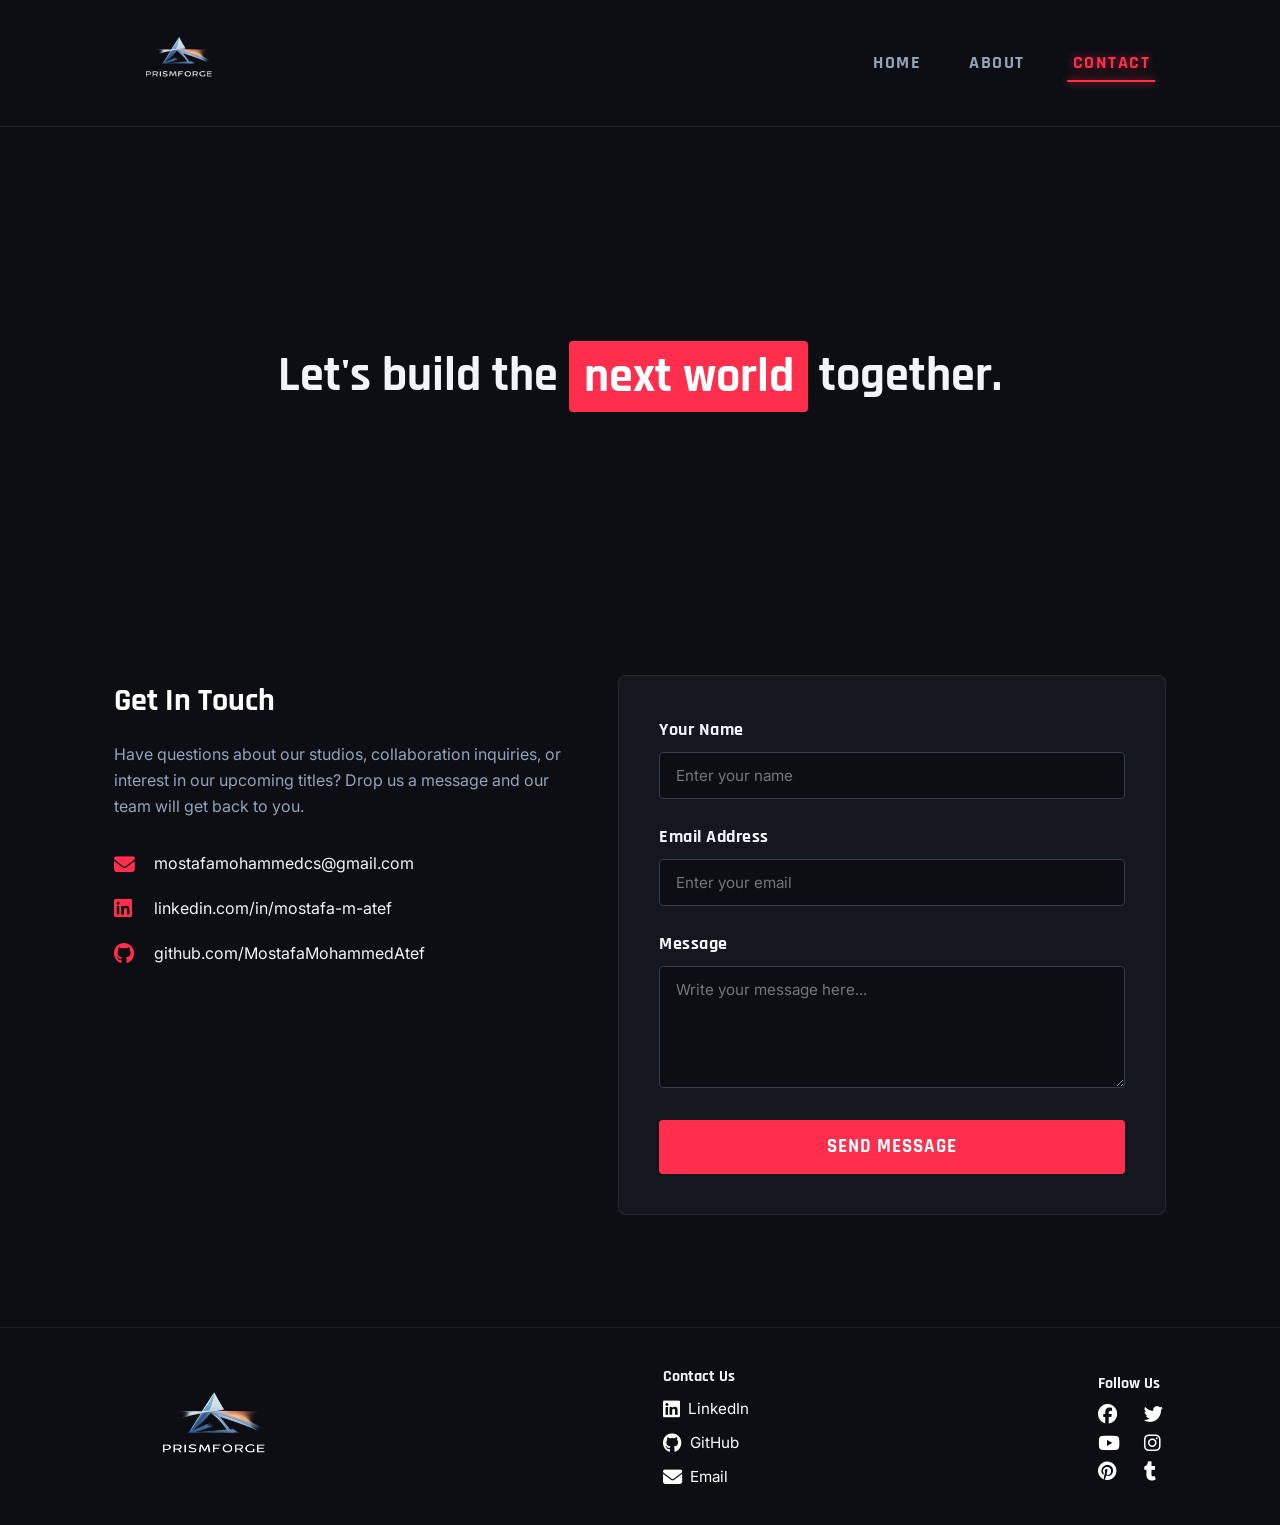
<file: contact.html>
<!doctype html>
<html lang="en">
  <head>
    <meta charset="UTF-8" />
    <meta name="viewport" content="width=device-width, initial-scale=1.0" />
    <link
      href="https://fonts.googleapis.com/css2?family=Inter:wght@400;500;600&family=Rajdhani:wght@600;700&display=swap"
      rel="stylesheet" />
    <link
      rel="stylesheet"
      href="https://cdnjs.cloudflare.com/ajax/libs/font-awesome/6.5.1/css/all.min.css" />
    <link rel="icon" href="images/prism.png" />
    <link rel="stylesheet" href="css/style.css" />
    <title>PrismForge | Contact Us</title>
  </head>
  <body>
    <header class="header">
      <div class="container header-flex">
        <a href="index.html">
          <img src="images/prismforge.png" alt="prismforge logo" class="logo" />
        </a>
        <ul class="main-menu">
          <li><a href="index.html">Home</a></li>
          <li><a href="about.html">About</a></li>
          <li><a class="current" href="contact.html">Contact</a></li>
        </ul>
      </div>
    </header>

    <section class="hero">
      <div class="container container-sm">
        <h2>
          Let's build the <span class="bg-primary">next world</span> together.
        </h2>
      </div>
    </section>

    <section class="contact-section">
      <div class="container contact-grid">
        <div class="contact-info">
          <h3>Get In Touch</h3>
          <p>
            Have questions about our studios, collaboration inquiries, or
            interest in our upcoming titles? Drop us a message and our team will
            get back to you.
          </p>
          <ul class="info-list">
            <li>
              <i class="fa-solid fa-envelope"></i
              ><a href="mailto:mostafamohammedcs@gmail.com"
                >mostafamohammedcs@gmail.com</a
              >
            </li>
            <li>
              <i class="fa-brands fa-linkedin"></i
              ><a href="https://linkedin.com/in/mostafa-m-atef" target="_blank"
                >linkedin.com/in/mostafa-m-atef</a
              >
            </li>
            <li>
              <i class="fa-brands fa-github"></i
              ><a href="https://github.com/MostafaMohammedAtef/" target="_blank"
                >github.com/MostafaMohammedAtef</a
              >
            </li>
          </ul>
        </div>

        <div class="contact-form">
          <form
            name="contact"
            method="POST"
            data-netlify="true"
            action="/thank-you.html">
            <input type="hidden" name="form-name" value="contact" />
            <div class="form-group">
              <label for="name">Your Name</label>
              <input
                type="text"
                id="name"
                name="name"
                required
                placeholder="Enter your name" />
            </div>
            <div class="form-group">
              <label for="email">Email Address</label>
              <input
                type="email"
                id="email"
                name="email"
                required
                placeholder="Enter your email" />
            </div>
            <div class="form-group">
              <label for="message">Message</label>
              <textarea
                id="message"
                name="message"
                rows="5"
                required
                placeholder="Write your message here..."></textarea>
            </div>
            <button type="submit" class="btn-submit">Send Message</button>
          </form>
        </div>
      </div>
    </section>

    <footer class="footer">
      <div class="container footer-flex">
        <img src="images/prismforge.png" alt="prismforge logo" />
        <div class="contact">
          <h4>Contact Us</h4>
          <ul class="social-links">
            <li>
              <a href="https://linkedin.com/in/mostafa-m-atef" target="_blank"
                ><i class="fa-brands fa-linkedin"></i> LinkedIn</a
              >
            </li>
            <li>
              <a href="https://github.com/MostafaMohammedAtef/" target="_blank"
                ><i class="fa-brands fa-github"></i> GitHub</a
              >
            </li>
            <li>
              <a href="mailto:mostafamohammedcs@gmail.com"
                ><i class="fa-solid fa-envelope"></i> Email</a
              >
            </li>
          </ul>
        </div>
        <div class="social">
          <h4>Follow Us</h4>
          <ul class="social-links">
            <li>
              <a href="#"><i class="fab fa-facebook"></i></a>
            </li>
            <li>
              <a href="#"><i class="fab fa-twitter"></i></a>
            </li>
            <li>
              <a href="#"><i class="fab fa-youtube"></i></a>
            </li>
            <li>
              <a href="#"><i class="fab fa-instagram"></i></a>
            </li>
            <li>
              <a href="#"><i class="fab fa-pinterest"></i></a>
            </li>
            <li>
              <a href="#"><i class="fab fa-tumblr"></i></a>
            </li>
          </ul>
        </div>
      </div>
    </footer>
  </body>
</html>
</file>
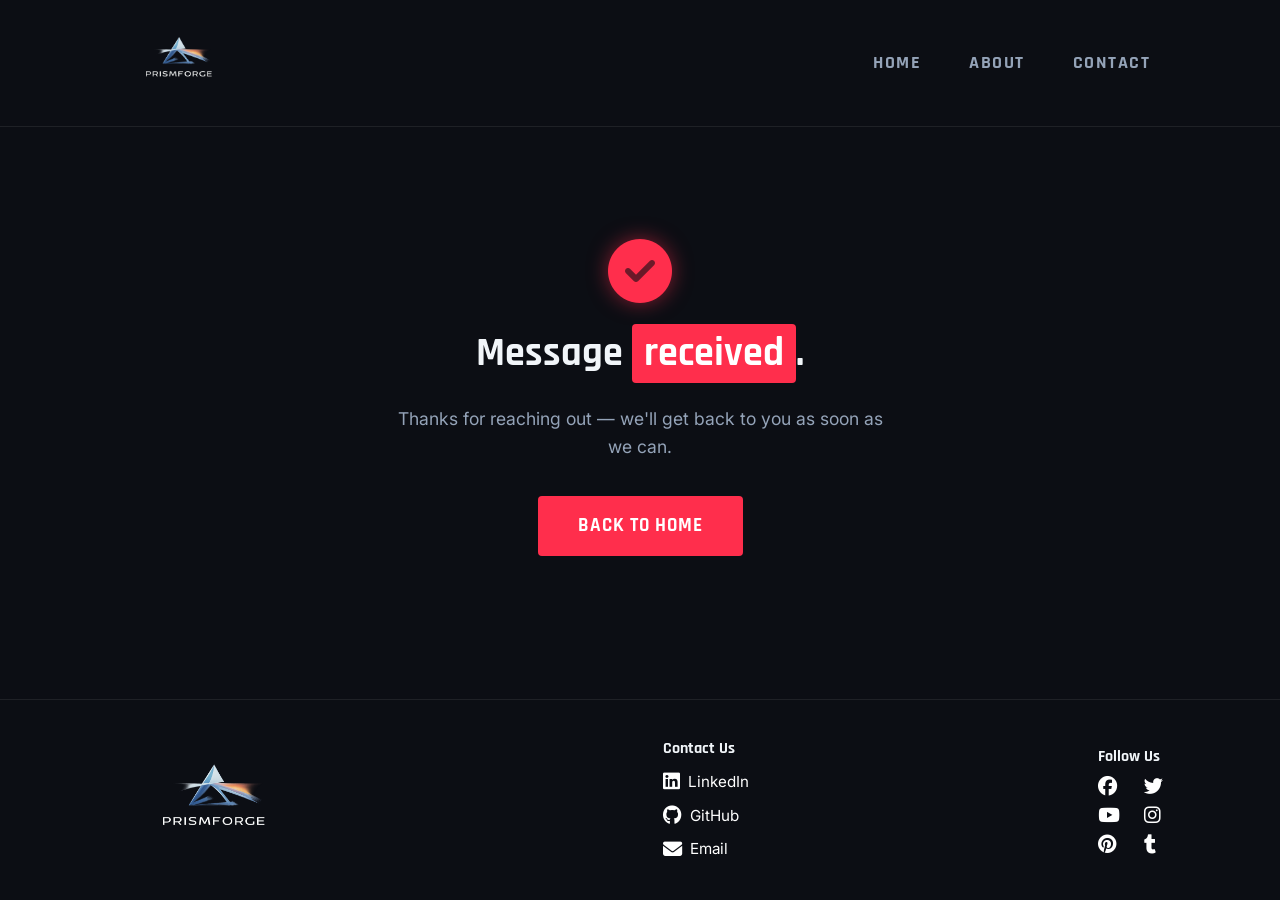
<file: thank-you.html>
<!doctype html>
<html lang="en">
  <head>
    <meta charset="UTF-8" />
    <meta name="viewport" content="width=device-width, initial-scale=1.0" />
    <link
      href="https://fonts.googleapis.com/css2?family=Inter:wght@400;500;600&family=Rajdhani:wght@600;700&display=swap"
      rel="stylesheet" />
    <link
      rel="stylesheet"
      href="https://cdnjs.cloudflare.com/ajax/libs/font-awesome/6.5.1/css/all.min.css" />
    <link rel="icon" href="images/prism.png" />
    <link rel="stylesheet" href="css/style.css" />
    <title>PrismForge | Thank You</title>
  </head>
  <body>
    <header class="header">
      <div class="container header-flex">
        <a href="index.html">
          <img src="images/prismforge.png" alt="prismforge logo" class="logo" />
        </a>
        <ul class="main-menu">
          <li><a href="index.html">Home</a></li>
          <li><a href="about.html">About</a></li>
          <li><a href="contact.html">Contact</a></li>
        </ul>
      </div>
    </header>

    <section class="thank-you-section">
      <div class="container container-sm thank-you-content">
        <i class="fa-solid fa-circle-check thank-you-icon"></i>
        <h2>Message <span class="bg-primary">received</span>.</h2>
        <p>
          Thanks for reaching out — we'll get back to you as soon as we can.
        </p>
        <a href="index.html" class="btn-submit btn-home">Back to Home</a>
      </div>
    </section>

    <footer class="footer">
      <div class="container footer-flex">
        <img src="images/prismforge.png" alt="prismforge logo" />
        <div class="contact">
          <h4>Contact Us</h4>
          <ul class="social-links">
            <li>
              <a href="https://linkedin.com/in/mostafa-m-atef" target="_blank"
                ><i class="fa-brands fa-linkedin"></i> LinkedIn</a
              >
            </li>
            <li>
              <a href="https://github.com/MostafaMohammedAtef/" target="_blank"
                ><i class="fa-brands fa-github"></i> GitHub</a
              >
            </li>
            <li>
              <a href="mailto:mostafamohammedcs@gmail.com"
                ><i class="fa-solid fa-envelope"></i> Email</a
              >
            </li>
          </ul>
        </div>
        <div class="social">
          <h4>Follow Us</h4>
          <ul class="social-links">
            <li>
              <a href="#"><i class="fab fa-facebook"></i></a>
            </li>
            <li>
              <a href="#"><i class="fab fa-twitter"></i></a>
            </li>
            <li>
              <a href="#"><i class="fab fa-youtube"></i></a>
            </li>
            <li>
              <a href="#"><i class="fab fa-instagram"></i></a>
            </li>
            <li>
              <a href="#"><i class="fab fa-pinterest"></i></a>
            </li>
            <li>
              <a href="#"><i class="fab fa-tumblr"></i></a>
            </li>
          </ul>
        </div>
      </div>
    </footer>
  </body>
</html>
</file>
<file: css/style.css>
@import url('https://fonts.googleapis.com/css2?family=Inter:wght@400;500;600&family=Rajdhani:wght@600;700&display=swap');


* {
  margin: 0;
  padding: 0;
  box-sizing: border-box;
}

html {
  scroll-behavior: smooth;
}

body {
  font-family: 'Inter', sans-serif;
  background-color: #0c0e14;
  color: #f1f5f9;
  line-height: 1.6;
}

h1, h2, h3, h4 {
  font-family: 'Rajdhani', sans-serif;
}

a {
  text-decoration: none;
}

ul {
  list-style: none;
}

img {
  max-width: 100%;
}


.bg-primary {
  background-color: #ff2e4c;
  color: #ffffff;
  padding: 0.1em 0.3em;
  border-radius: 4px;
}

.container {
  max-width: 1100px;
  margin: 0 auto;
  padding: 0 1.5rem;
}

.container-lg {
  max-width: 1400px;
}

.container-sm {
  max-width: 900px;
}


.header {
  padding: 1rem 0;
  border-bottom: 1px solid rgba(255, 255, 255, 0.08);
}

.header .logo {
  width: 130px;
}

.header .header-flex {
  display: flex;
  justify-content: space-between;
  align-items: center;
}

.header .main-menu {
  display: flex;
  gap: 1rem;
}

.header .main-menu a {
  font-family: 'Rajdhani', sans-serif;
  font-size: 1.15rem;
  font-weight: 700;
  color: #94a3b8;
  text-transform: uppercase;
  letter-spacing: 1.5px;
  padding: 0.5rem 1rem;
  position: relative;
  transition: all 0.3s ease;
}

.header .main-menu a:hover,
.header .main-menu a.active,
.header .main-menu a.current {
  color: #ff2e4c;
  text-shadow: 0 0 10px rgba(255, 46, 76, 0.6);
}

.header .main-menu a::after {
  content: '';
  position: absolute;
  bottom: 0;
  left: 50%;
  width: 0%;
  height: 2px;
  background: #ff2e4c;
  box-shadow: 0 0 8px #ff2e4c;
  transition: all 0.3s ease;
  transform: translateX(-50%);
}

.header .main-menu a:hover::after,
.header .main-menu a.active::after,
.header .main-menu a.current::after {
  width: 80%;
}


.hero {
  height: 500px;
  display: flex;
  justify-content: center;
  align-items: center;
  text-align: center;
  overflow: hidden;
}

.hero h2 {
  font-size: 3rem;
  line-height: 1.7;
  opacity: 0;
  transform: translateY(20px);
  animation: heroEntrance 0.8s cubic-bezier(0.16, 1, 0.3, 1) forwards;
}

@keyframes heroEntrance {
  to {
    opacity: 1;
    transform: translateY(0);
  }
}


.gallery {
  padding: 2rem 0;
  max-width: 1100px;
  margin: 0 auto 5rem auto;
}

.gallery-flex,
.gallery-landscape .gallery-flex {
  display: grid;
  grid-template-columns: repeat(3, 1fr);
  gap: 2rem;
}

.gallery-item {
  position: relative;
  border-radius: 6px;
  border: 1px solid #333d4b;
  background-color: #15171f;
  opacity: 1;
  cursor: pointer;
  transition: transform 0.4s cubic-bezier(0.25, 1, 0.5, 1), 
              opacity 0.4s ease, 
              border-color 0.4s ease, 
              box-shadow 0.4s ease;
}

.gallery-item img {
  width: 100%;
  aspect-ratio: 2 / 3;
  object-fit: cover;
  display: block;
  border-radius: 5px;
  transition: filter 0.4s ease;
}

.gallery-flex:hover .gallery-item {
  opacity: 0.45;
  transform: scale(0.96);
}

.gallery-flex:hover .gallery-item:hover {
  opacity: 1;
  transform: scale(1.05);
  border-color: #ff2e4c;
  box-shadow: 0 0 25px rgba(255, 46, 76, 0.6);
  z-index: 2;
}

.gallery-item:hover img {
  filter: brightness(1.15);
}


.gallery-landscape {
  padding: 3rem 0;
  margin-bottom: 5rem;
}

.gallery-landscape .gallery-item img {
  aspect-ratio: 16 / 9;
  object-fit: contain;
  background-color: #282b35;
  padding: 1.5rem;
  transition: background-color 0.4s ease, filter 0.4s ease;
}

.gallery-landscape .gallery-item:hover img {
  background-color: #1e222d;
}


.lightbox {
  position: fixed;
  top: 0;
  left: 0;
  width: 100%;
  height: 100%;
  background-color: rgba(12, 14, 20, 0.92);
  backdrop-filter: blur(8px);
  display: flex;
  justify-content: center;
  align-items: center;
  z-index: 1000;
  opacity: 0;
  pointer-events: none;
  transition: opacity 0.3s ease;
}

.lightbox.active {
  opacity: 1;
  pointer-events: auto;
}

.lightbox-content {
  max-width: 90%;
  max-height: 85vh;
  object-fit: contain;
  border-radius: 8px;
  border: 1px solid rgba(255, 46, 76, 0.3);
  box-shadow: 0 0 35px rgba(255, 46, 76, 0.4);
  transform: scale(0.9);
  opacity: 0;
  transition: transform 0.3s cubic-bezier(0.16, 1, 0.3, 1), opacity 0.25s ease;
}

.lightbox-content.loaded {
  opacity: 1;
}

.lightbox.active .lightbox-content {
  transform: scale(1);
}

.lightbox-close {
  position: absolute;
  top: 25px;
  right: 35px;
  color: #f1f5f9;
  font-size: 2.5rem;
  font-weight: bold;
  cursor: pointer;
  transition: color 0.3s ease, transform 0.2s ease;
  line-height: 1;
}

.lightbox-close:hover {
  color: #ff2e4c;
  transform: scale(1.1);
}


.studios {
  background-color: #15171f;
  padding: 4rem 0;
  margin-top: 3rem;
}

.studios .section-heading {
  color: #ffffff;
  font-size: 2rem;
  margin-bottom: 2rem;
}

.studios-flex {
  display: grid;
  grid-template-columns: repeat(3, 1fr);
  gap: 2rem;
}

.studio-item h3 {
  color: #ff2e4c;
  font-size: 1.3rem;
  margin-bottom: 0.75rem;
}

.studio-item p {
  color: #94a3b8;
  line-height: 1.6;
}


.contact-section {
  padding: 3rem 0 5rem 0;
}

.contact-grid {
  display: grid;
  grid-template-columns: 1fr 1.2fr;
  gap: 3rem;
  align-items: start;
}

.contact-info h3 {
  font-size: 2rem;
  color: #ffffff;
  margin-bottom: 1rem;
}

.contact-info p {
  color: #94a3b8;
  line-height: 1.6;
  margin-bottom: 2rem;
}

.info-list {
  display: flex;
  flex-direction: column;
  gap: 1.2rem;
}

.info-list li {
  display: flex;
  align-items: center;
  gap: 1rem;
  font-size: 1rem;
}

.info-list li i {
  color: #ff2e4c;
  font-size: 1.3rem;
  width: 24px;
}

.info-list li a {
  color: #f1f5f9;
  transition: color 0.3s ease;
}

.info-list li a:hover {
  color: #ff2e4c;
}

.contact-form {
  background-color: #15171f;
  padding: 2.5rem;
  border-radius: 8px;
  border: 1px solid rgba(255, 255, 255, 0.08);
}

.form-group {
  margin-bottom: 1.5rem;
}

.form-group label {
  display: block;
  font-family: 'Rajdhani', sans-serif;
  font-weight: 700;
  font-size: 1.1rem;
  color: #f1f5f9;
  margin-bottom: 0.5rem;
  letter-spacing: 0.5px;
}

.form-group input,
.form-group textarea {
  width: 100%;
  padding: 0.8rem 1rem;
  background-color: #0c0e14;
  border: 1px solid #333d4b;
  border-radius: 4px;
  color: #f1f5f9;
  font-family: 'Inter', sans-serif;
  font-size: 0.95rem;
  outline: none;
  transition: border-color 0.3s ease, box-shadow 0.3s ease;
}

.form-group input:focus,
.form-group textarea:focus {
  border-color: #ff2e4c;
  box-shadow: 0 0 8px rgba(255, 46, 76, 0.4);
}

.btn-submit {
  width: 100%;
  padding: 0.9rem;
  background-color: #ff2e4c;
  color: #ffffff;
  border: none;
  border-radius: 4px;
  font-family: 'Rajdhani', sans-serif;
  font-size: 1.2rem;
  font-weight: 700;
  text-transform: uppercase;
  letter-spacing: 1px;
  cursor: pointer;
  transition: background-color 0.3s ease, box-shadow 0.3s ease, transform 0.2s ease;
}

.btn-submit:hover {
  background-color: #e02640;
  box-shadow: 0 0 15px rgba(255, 46, 76, 0.6);
  transform: translateY(-2px);
}


.footer {
  border-top: 1px solid rgba(255, 255, 255, 0.08);
  padding: 2rem 1.5rem;
  margin-top: 2rem;
}

.footer .footer-flex {
  display: flex;
  justify-content: space-between;
  align-items: center;
  gap: 1.5rem;
}

.footer img {
  width: 200px;
}

.footer h4 {
  font-size: 1rem;
  margin-bottom: 0.5rem;
}

.footer .contact .social-links,
.footer .social .social-links {
  display: flex;
  flex-direction: column;
  gap: 0.6rem;
}

.social-links a {
  display: flex;
  align-items: center;
  gap: 0.5rem;
  color: #ffffff;
  font-size: 0.95rem;
  transition: color 0.3s ease;
}

.social-links a i {
  font-size: 1.2rem;
}

.social-links a:hover {
  color: #ff2e4c;
}

.social-links a:hover i {
  text-shadow: 0 0 10px rgba(255, 46, 76, 0.6);
}

.footer .social .social-links {
  display: grid;
  grid-template-columns: repeat(2, 1fr);
  gap: 0.6rem 1.5rem;
}


@media (max-width: 768px) {
  .header .header-flex {
    flex-direction: column;
    gap: 1.5rem;
  }

  .hero {
    height: 300px;
  }

  .hero h2 {
    font-size: 2.3rem;
  }

  .gallery-flex,
  .gallery-landscape .gallery-flex {
    grid-template-columns: repeat(2, 1fr);
    gap: 1rem;
  }

  .studios-flex {
    grid-template-columns: 1fr;
  }

  .contact-grid {
    grid-template-columns: 1fr;
    gap: 2.5rem;
  }

  .footer .footer-flex {
    flex-direction: column;
    align-items: center;
    text-align: center;
  }

  .footer .contact .social-links,
  .footer .social .social-links {
    flex-direction: row;
    flex-wrap: wrap;
    justify-content: center;
    gap: 1.2rem;
  }
}

/* ==========================================================================
   Thank You Page
   ========================================================================== */
.thank-you-section {
  min-height: 60vh;
  display: flex;
  align-items: center;
  justify-content: center;
  text-align: center;
}

.thank-you-content {
  display: flex;
  flex-direction: column;
  align-items: center;
  gap: 1.2rem;
}

.thank-you-icon {
  font-size: 4rem;
  color: #ff2e4c;
  text-shadow: 0 0 20px rgba(255, 46, 76, 0.5);
}

.thank-you-content h2 {
  font-size: 2.5rem;
}

.thank-you-content p {
  color: #94a3b8;
  font-size: 1.1rem;
  max-width: 500px;
}

.btn-home {
  display: inline-block;
  margin-top: 1rem;
  width: auto;
  padding: 0.9rem 2.5rem;
  text-align: center;
}

@media (max-width: 768px) {
  .thank-you-content h2 {
    font-size: 1.8rem;
  }
}
</file>
